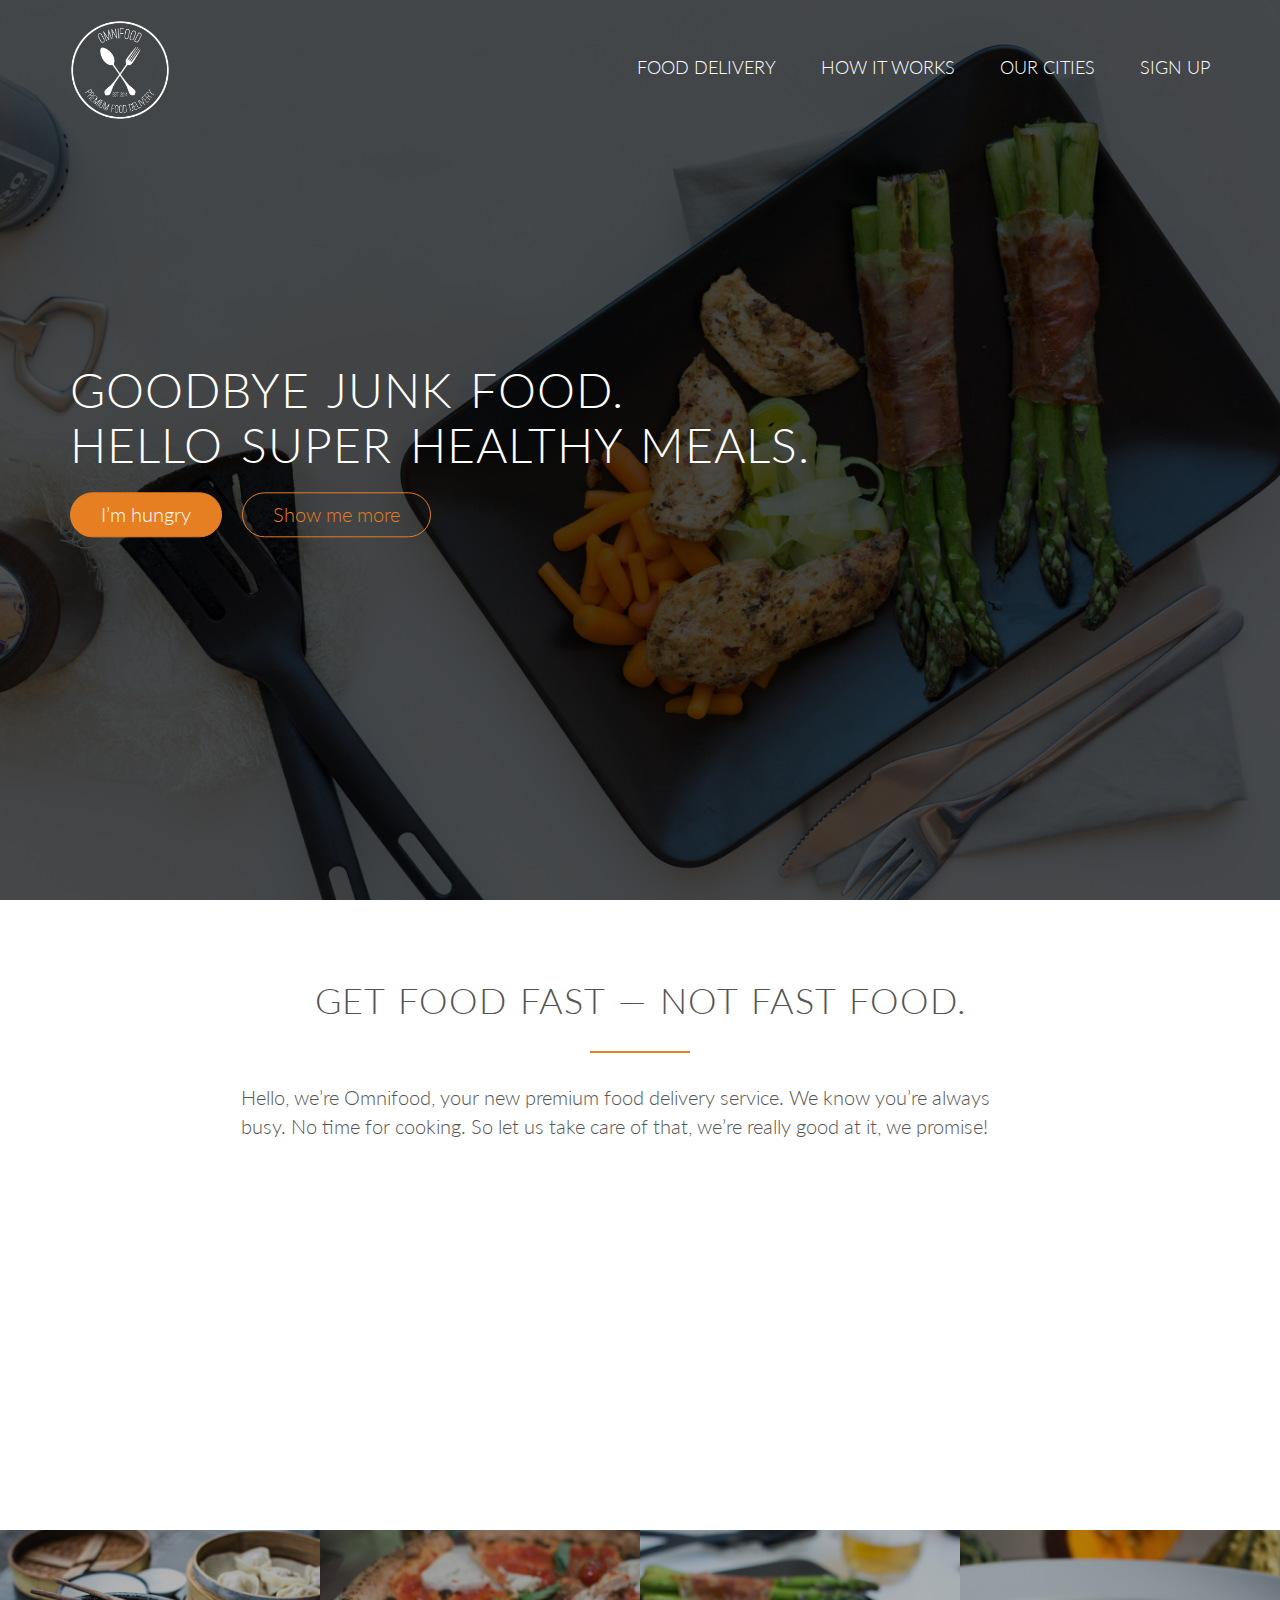
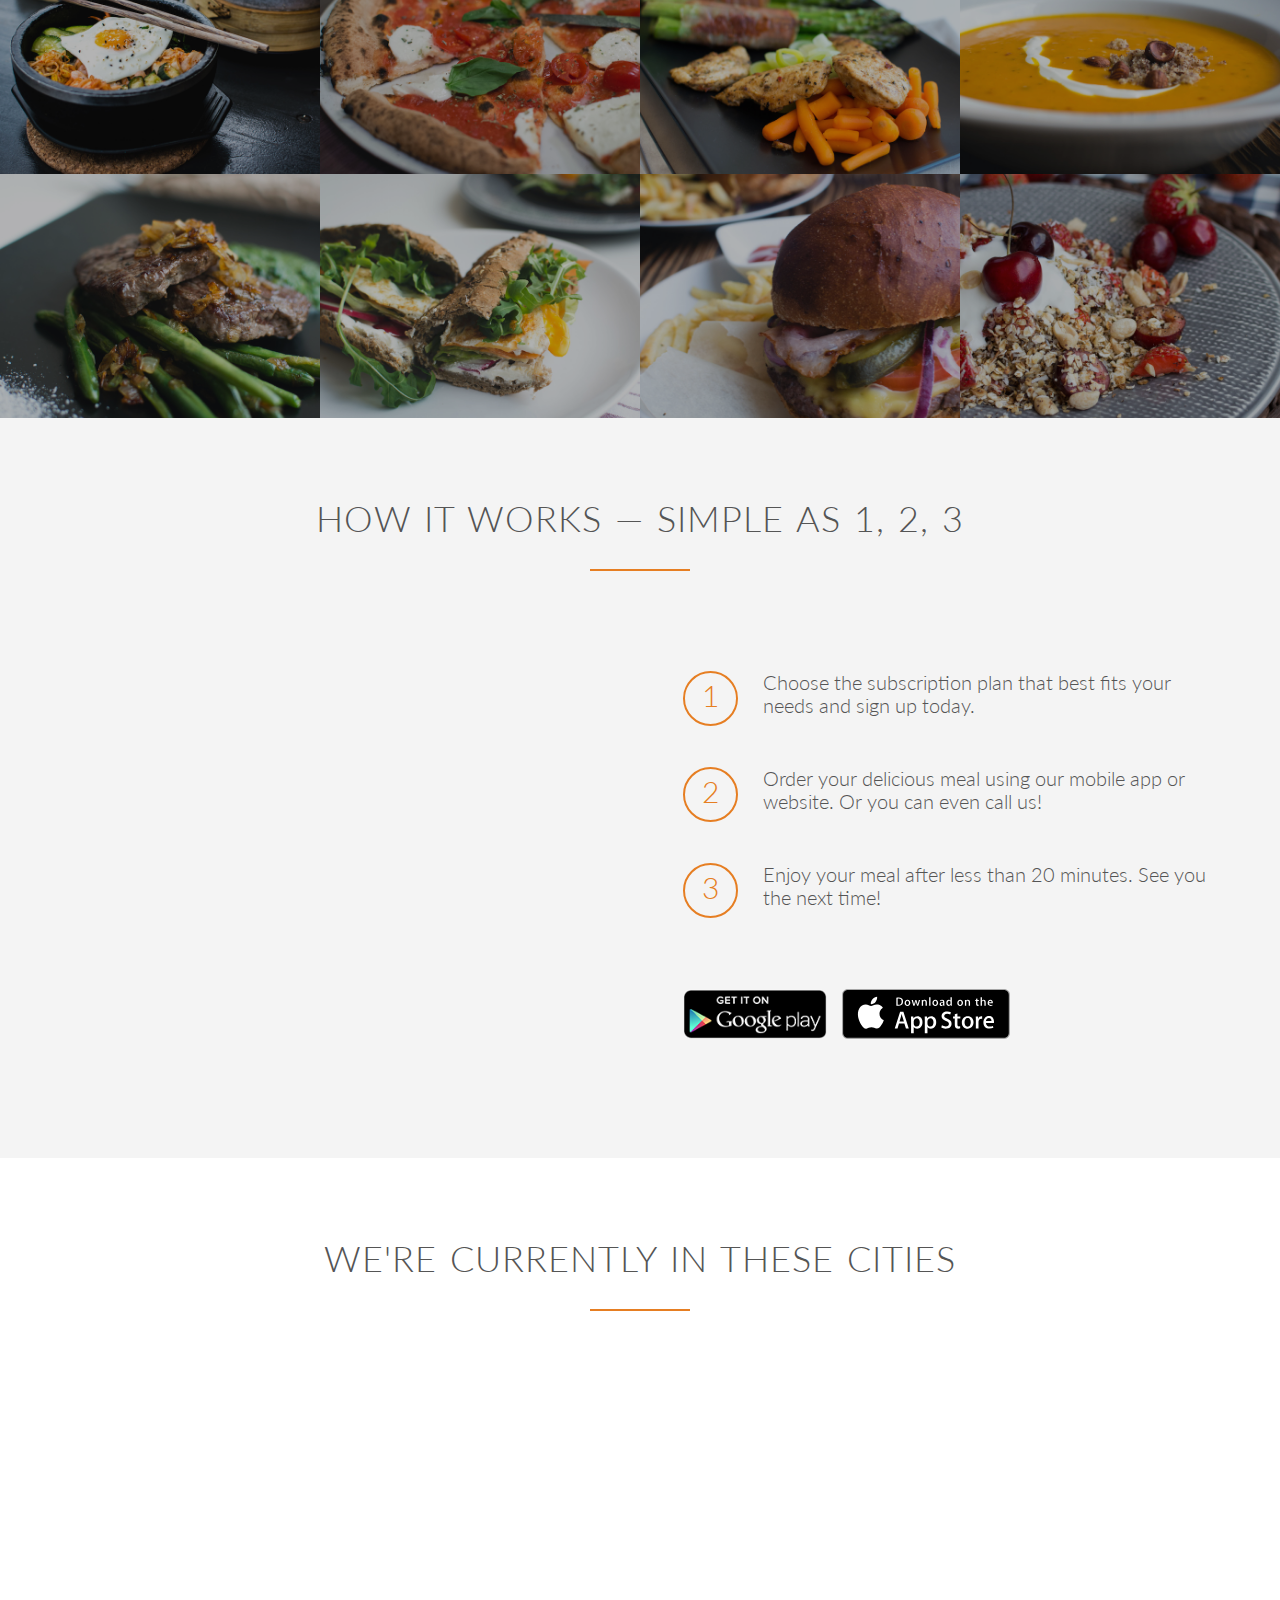
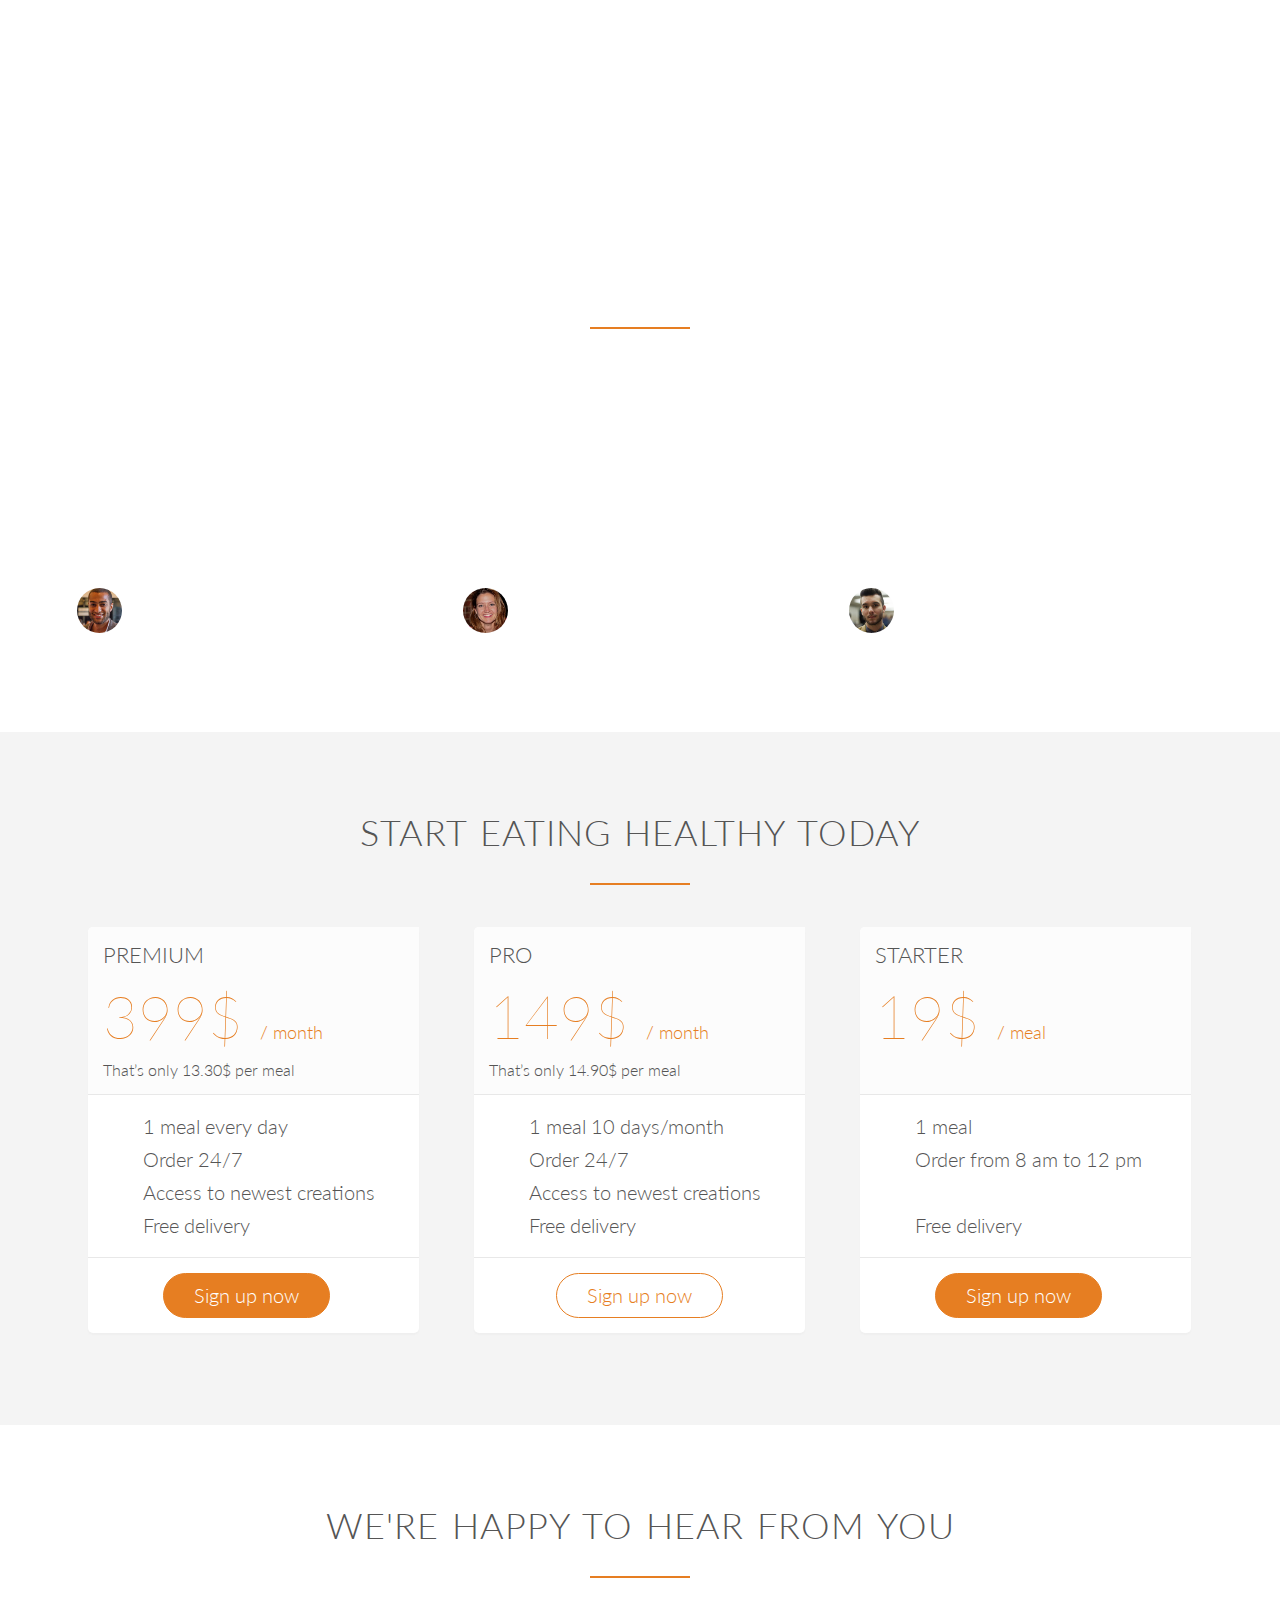
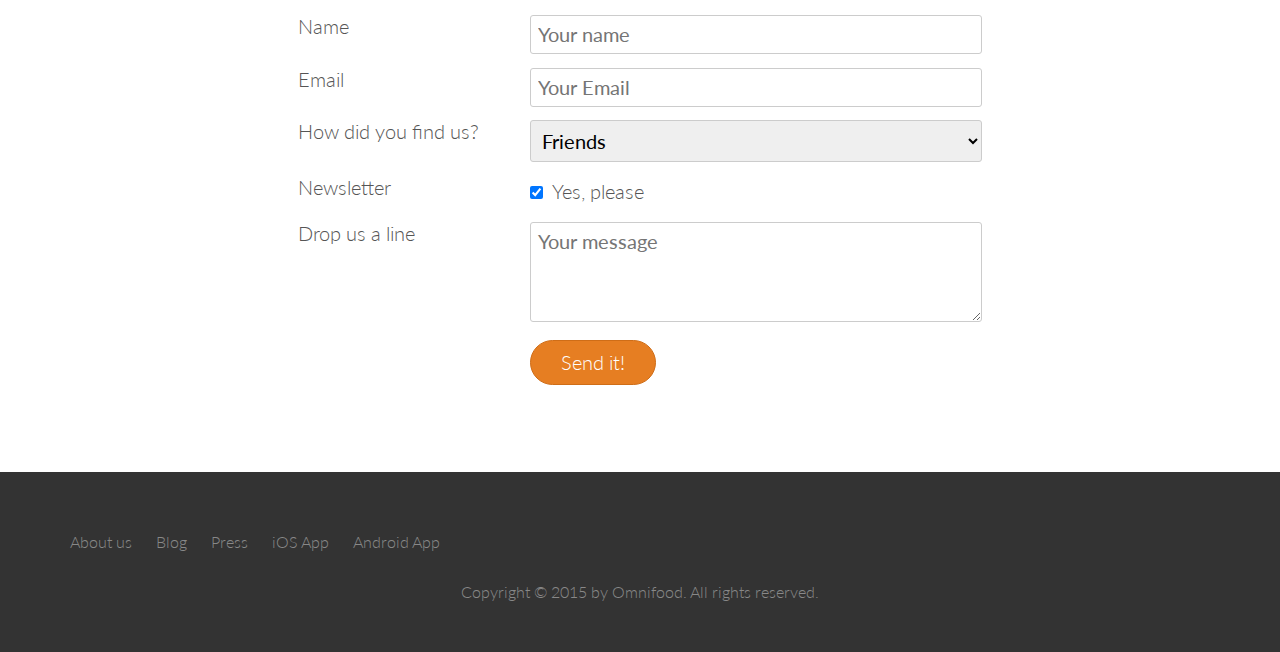
<file: omnifood/index.html>
<!DOCTYPE html>
<html lang="en">
<head>
    <meta charset="utf-8">
    <meta name="viewport" content="width=device-width, initial-scale-1.0">
    <meta name="description" content="Description of service">

    <link rel="stylesheet" type="text/css" href="vendors/css/normalize.css">
    <link rel="stylesheet" type="text/css" href="vendors/css/grid.css">
    <link rel="stylesheet" type="text/css" href="vendors/css/animate.css">
    <link rel="stylesheet" type="text/css" href="resources/css/style.css">
    <link rel="stylesheet" type="text/css" href="resources/css/queries.css">
    <link href="https://fonts.googleapis.com/css?family=Lato:100,300,300i,400&display=swap" rel="stylesheet">
    <link rel="stylesheet" href="https://use.fontawesome.com/releases/v5.8.2/css/all.css" integrity="sha384-oS3vJWv+0UjzBfQzYUhtDYW+Pj2yciDJxpsK1OYPAYjqT085Qq/1cq5FLXAZQ7Ay" crossorigin="anonymous">
    <title>Omnifood</title>
</head>
<body>
    <header>
        <nav>
            <div class="row">
                <img src="resources/img/logo-white.png" alt="Omnifood Logo" class="logo">
                <img src="resources/img/logo.png" alt="Omnifood Logo" class="logo-black">
                <ul class="main-nav js--main-nav">
                    <li><a href="#features">Food delivery</a></li>
                    <li><a href="#works">How it works</a></li>
                    <li><a href="#cities">Our cities</a></li>
                    <li><a href="#plans">Sign up</a></li>
                </ul>
                <a class="mobile-nav-icon js--nav-icon"><i class="fas fa-bars"></i></a>
            </div>
        </nav>
        <div class="hero-text-box">
            <h1>Goodbye junk food.<br/>Hello super healthy meals.</h1>
            <a class="btn btn-full js--scroll-to-plan" href="#">I’m hungry</a>
            <a class="btn btn-ghost js--scroll-to-start" href="#">Show me more</a>
        </div>
    </header>
    <section class="section-features js--section-features" id="features">
        <div class="row">
            <h2>Get food fast &mdash; not fast food.</h2>
            <p class="long-copy">Hello, we’re Omnifood, your new premium food delivery service. We know you’re always busy. No time for cooking. So let us take care of that, we’re really good at it, we promise!</p>
        </div>
        <div class="row js--wp-1">
            <div class="col span-1-of-4 box">
                <i class="fas fa-infinity icon-big"></i>
                <h3>Up to 365 days/year</h3>
                <p>Never cook again! We really mean that. Our subscription plans include up to 365 days/year coverage. You can also choose to order more flexibly if that's your style.</p>
            </div>
            <div class="col span-1-of-4 box">
                <i class="fas fa-stopwatch icon-big"></i>
                <h3>Ready in 20 minutes</h3>
                <p>You're only twenty minutes away from your delicious and super healthy meals delivered right to your home. We work with the best chefs in each town to ensure that you're 100% happy.</p>
            </div>
            <div class="col span-1-of-4 box">
                <i class="fas fa-carrot icon-big"></i>
                <h3>100% organic</h3>
                <p>All our vegetables are fresh, organic and local. Animals are raised without added hormones or antibiotics. Good for your health, the environment, and it also tastes better!</p>
            </div>
            <div class="col span-1-of-4 box">
                <i class="fas fa-shopping-cart icon-big"></i>
                <h3>Order anything</h3>
                <p>We don't limit your creativity, which means you can order whatever you feel like. You can also choose from our menu containing over 100 delicious meals. It's up to you!</p>
            </div>
        </div>
    </section>
    <section class="section-meals">
        <ul class="meals-showcase clearfix">
            <li>
                <figure class="meal-photo">
                    <img src="resources/img/1.jpg" alt="Korean bibimbap with egg and vegetables">
                </figure>
            </li>
            <li>
                <figure class="meal-photo">
                    <img src="resources/img/2.jpg" alt="Simple italian pizza with cherry tomatoes">
                </figure>
            </li>
            <li>
                <figure class="meal-photo">
                    <img src="resources/img/3.jpg" alt="Chicken breast steak with vegetables">
                </figure>
            </li>
            <li>
                <figure class="meal-photo">
                    <img src="resources/img/4.jpg" alt="Autumn pumpkin soup">
                </figure>
            </li>
        </ul>
        <ul class="meals-showcase clearfix">
            <li>
                <figure class="meal-photo">
                    <img src="resources/img/5.jpg" alt="Paleo beef steak with vegetables">
                </figure>
            </li>
            <li>
                <figure class="meal-photo">
                    <img src="resources/img/6.jpg" alt="Healthy baguette with egg and vegetables">
                </figure>
            </li>
            <li>
                <figure class="meal-photo">
                    <img src="resources/img/7.jpg" alt="Burger with cheddar and bacon ">
                </figure>
            </li>
            <li>
                <figure class="meal-photo">
                    <img src="resources/img/8.jpg" alt="Granola with cherries and strawberries">
                </figure>
            </li>
        </ul>
    </section>
    <section class="section-steps" id="works">
        <div class="row">
            <h2>How it works &mdash; Simple as 1, 2, 3</h2>
        </div>
        <div class="row">
            <div class="col span-1-of-2 steps-box">
                <img src="resources/img/app-iPhone.png" alt="Omnifood app on iPhone" class="app-screen js--wp-2" >
            </div>
            <div class="col span-1-of-2 steps-box">
                <div class="works-step">
                    <div>1</div>
                    <p>Choose the subscription plan that best fits your needs and sign up today.</p>
                </div>
                <div class="works-step">
                    <div>2</div>
                    <p>Order your delicious meal using our mobile app or website. Or you can even call us!</p>
                </div>
                <div class="works-step">
                    <div>3</div>
                    <p>Enjoy your meal after less than 20 minutes. See you the next time!</p>
                </div>
                <a href="#" class="btn-app"><img src="resources/img/download-app-android.png" alt="App Store Button"></a>
                <a href="#" class="btn-app"><img src="resources/img/download-app.svg" alt="Play Store Button"></a>
            </div>
        </div>
    </section>
    <section class="section-citites" id="cities">
        <div class="row">
            <h2>We're currently in these cities</h2>
        </div>
        <div class="row js--wp-3">
            <div class="col span-1-of-4 box">
                <img src="resources/img/lisbon-3.jpg" alt="Lisbon">
                <h3>Lisbon</h3>
                <div class="city-feature">
                    <i class="fas fa-user icon-small"></i>
                    1600+ happy eaters
                </div>
                <div class="city-feature">
                    <i class="fas fa-star icon-small"></i>
                    60+ top chefs
                </div>
                <div class="city-feature">
                    <i class="fab fa-twitter icon-small"></i>
                    <a href="#">@omnifood_lx</a>
                </div>
            </div>
            <div class="col span-1-of-4 box">
                <img src="resources/img/san-francisco.jpg" alt="Lisbon">
                <h3>San Francisco</h3>
                <div class="city-feature">
                    <i class="fas fa-user icon-small"></i>
                    3700+ happy eaters
                </div>
                <div class="city-feature">
                    <i class="fas fa-star icon-small"></i>
                    160+ top chefs
                </div>
                <div class="city-feature">
                    <i class="fab fa-twitter icon-small"></i>
                    <a href="#">@omnifood_sf</a>
                </div>
            </div>
            <div class="col span-1-of-4 box">
                <img src="resources/img/berlin.jpg" alt="Lisbon">
                <h3>Berlin</h3>
                <div class="city-feature">
                    <i class="fas fa-user icon-small"></i>
                    2300+ happy eaters
                </div>
                <div class="city-feature">
                    <i class="fas fa-star icon-small"></i>
                    110+ top chefs
                </div>
                <div class="city-feature">
                    <i class="fab fa-twitter icon-small"></i>
                    <a href="#">@omnifood_berlin</a>
                </div>
            </div>
            <div class="col span-1-of-4 box">
                <img src="resources/img/london.jpg" alt="Lisbon">
                <h3>London</h3>
                <div class="city-feature">
                    <i class="fas fa-user icon-small"></i>
                    1200+ happy eaters
                </div>
                <div class="city-feature">
                    <i class="fas fa-star icon-small"></i>
                    50+ top chefs
                </div>
                <div class="city-feature">
                    <i class="fab fa-twitter icon-small"></i>
                    <a href="#">@omnifood_london</a>
                </div>
            </div>
        </div>
    </section>
    <section class="section-testimonials">
        <div class="row">
            <h2>Our customers can't live without us</h2>
        </div>
        <div class="row">
            <div class="col span-1-of-3">
                <blockquote>
                    Omnifood is just awesome! I just launched a startup which leaves me with no time for cooking, so Omnifood is a life-saver. Now that I got used to it, I couldn't live without my daily meals!
                    <cite><img src="resources/img/customer-1.jpg" alt="Alberto Duncan">Alberto Duncan</cite>
                </blockquote>

            </div>
            <div class="col span-1-of-3">
                <blockquote>
                    Inexpensive, healthy and great-tasting meals, delivered right to my home. We have lots of food delivery here in Lisbon, but no one comes even close to Omifood. Me and my family are so in love!
                    <cite><img src="resources/img/customer-2.jpg" alt="Joana Silva">Joana Silva</cite>
                </blockquote>
            </div>
            <div class="col span-1-of-3">
                <blockquote>
                    I was looking for a quick and easy food delivery service in San Franciso. I tried a lot of them and ended up with Omnifood. Best food delivery service in the Bay Area. Keep up the great work!
                    <cite><img src="resources/img/customer-3.jpg" alt="Milton Chapman">Milton Chapman</cite>
                </blockquote>
            </div>
        </div>
    </section>
    <section class="section-plans js--section-plans" id="plans">
        <div class="row">
            <h2>Start eating healthy today</h2>
        </div>
        <div class="row">
            <div class="col span-1-of-3">
                <div class="plan-box js--wp-4">
                    <div>
                        <h3>Premium</h3>
                        <p class="plan-price">399$ <span>/ month</span></p>
                        <p class="plan-price-meal"> That’s only 13.30$ per meal</p>
                    </div>
                    <div>
                        <ul>
                            <li><i class="fas fa-check icon-small"></i>1 meal every day</li>
                            <li><i class="fas fa-check icon-small"></i>Order 24/7</li>
                            <li><i class="fas fa-check icon-small"></i>Access to newest creations</li>
                            <li><i class="fas fa-check icon-small"></i>Free delivery</li>
                        </ul>
                    </div>
                    <div>
                        <a href="#" class="btn btn-full">Sign up now</a>
                    </div>
                </div>
            </div>
            <div class="col span-1-of-3">
                <div class="plan-box">
                    <div>
                        <h3>Pro</h3>
                        <p class="plan-price">149$ <span>/ month</span></p>
                        <p class="plan-price-meal">That’s only 14.90$ per meal</p>
                    </div>
                    <div>
                        <ul>
                            <li><i class="fas fa-check icon-small"></i>1 meal 10 days/month</li>
                            <li><i class="fas fa-check icon-small"></i>Order 24/7</li>
                            <li><i class="fas fa-check icon-small"></i>Access to newest creations</li>
                            <li><i class="fas fa-check icon-small"></i>Free delivery</li>
                        </ul>
                    </div>
                    <div>
                        <a href="#" class="btn btn-ghost">Sign up now</a>
                    </div>
                </div>
            </div>
            <div class="col span-1-of-3">
                <div class="plan-box">
                    <div>
                        <h3>Starter</h3>
                        <p class="plan-price">19$ <span>/ meal</span></p>
                        <p class="plan-price-meal">&nbsp;</p>
                    </div>
                    <div>
                        <ul>
                            <li><i class="fas fa-check icon-small"></i>1 meal</li>
                            <li><i class="fas fa-check icon-small"></i>Order from 8 am to 12 pm</li>
                            <li><i class="fas fa-times icon-small"></i></li>
                            <li><i class="fas fa-check icon-small"></i>Free delivery</li>
                        </ul>
                    </div>
                    <div>
                        <a href="#" class="btn btn-full">Sign up now</a>
                    </div>
                </div>
            </div>
        </div>
    </section>
    <section class="section-form">
        <div class="row">
            <h2>We're happy to hear from you</h2>
        </div>
        <div class="row">
            <form method="post" action="#" class="contact-form">
                <div class="row">
                    <div class="col span-1-of-3">
                        <label for="name">Name</label>
                    </div>
                    <div class="col span-2-of-3">
                        <input type="text" name="name" id="name" placeholder="Your name" required>
                    </div>
                </div>
                <div class="row">
                    <div class="col span-1-of-3">
                        <label for="Email">Email</label>
                    </div>
                    <div class="col span-2-of-3">
                        <input type="email" name="Email" id="Email" placeholder="Your Email" required>
                    </div>
                </div>
                <div class="row">
                    <div class="col span-1-of-3">
                        <label for="find-us">How did you find us?</label>
                    </div>
                    <div class="col span-2-of-3">
                        <select name="find-us" id="find-us">
                            <option value="Friends" selected>Friends</option>
                            <option value="search">Search Engine</option>
                            <option value="ad">Advertisement</option>
                            <option value="other">Other</option>
                        </select>
                    </div>
                    <div class="row">
                        <div class="col span-1-of-3">
                            <label >Newsletter</label>
                        </div>
                        <div class="col span-2-of-3">
                            <input type="checkbox" name="news" checked> Yes, please
                        </div>
                    </div>
                    <div class="row">
                        <div class="col span-1-of-3">
                            <label for="message">Drop us a line</label>
                        </div>
                        <div class="col span-2-of-3">
                            <textarea name="message" id="message" placeholder="Your message"></textarea>
                        </div>
                    </div>
                    <div class="row">
                        <div class="col span-1-of-3">
                            <label for="submit">&nbsp</label>
                        </div>
                        <div class="col span-2-of-3">
                            <input type="submit" id="submit" value="Send it!">
                        </div>
                    </div>
                </div>
            </form>
        </div>
    </section>
    <footer>
        <div class="row">
            <div class="col span-1-of-2">
                <ul class="footer-nav">
                    <li><a href="#">About us</a></li>
                    <li><a href="#">Blog</a></li>
                    <li><a href="#">Press</a></li>
                    <li><a href="#">iOS App</a></li>
                    <li><a href="#">Android App</a></li>
                </ul>
            </div>
            <div class="col span-1-of-2">
                <ul class="social-links">
                    <li><a href="#"><i class="fab fa-facebook-f"></i></a></li>
                    <li><a href="#"><i class="fab fa-twitter"></i></a></li>
                    <li><a href="#"><i class="fab fa-instagram"></i></a></li>
                    <li><a href="#"><i class="fab fa-google-plus-g"></i></a></li>
                </ul>
            </div>
        </div>
        <div class="row">
            <p>Copyright &copy; 2015 by Omnifood. All rights reserved.</p>
        </div>
    </footer>

    <script src="https://ajax.googleapis.com/ajax/libs/jquery/1.12.4/jquery.min.js"></script>
    <script src="vendors/js/jquery.waypoints.min.js"></script>
    <script src="resources/js/script.js"></script>
</body>
</html>
</file>
<file: omnifood/vendors/css/grid.css>
/*  SECTIONS  ============================================================================= */

.section {
	clear: both;
	padding: 0px;
	margin: 0px;
}

/*  GROUPING  ============================================================================= */

.row {
    zoom: 1; /* For IE 6/7 (trigger hasLayout) */
}

.row:before,
.row:after {
    content:"";
    display:table;
}
.row:after {
    clear:both;
}

/*  GRID COLUMN SETUP   ==================================================================== */

.col {
	display: block;
	float:left;
	margin: 1% 0 1% 1.6%;
}

.col:first-child { margin-left: 0; } /* all browsers except IE6 and lower */


/*  REMOVE MARGINS AS ALL GO FULL WIDTH AT 480 PIXELS */

@media only screen and (max-width: 480px) {
	.col { 
		/*margin: 1% 0 1% 0%;*/
        margin: 0;
	}
}


/*  GRID OF TWO   ============================================================================= */


.span-2-of-2 {
	width: 100%;
}

.span-1-of-2 {
	width: 49.2%;
}

/*  GO FULL WIDTH AT LESS THAN 480 PIXELS */

@media only screen and (max-width: 480px) {
	.span-2-of-2 {
		width: 100%; 
	}
	.span-1-of-2 {
		width: 100%; 
	}
}


/*  GRID OF THREE   ============================================================================= */

	
.span-3-of-3 {
	width: 100%; 
}

.span-2-of-3 {
	width: 66.13%; 
}

.span-1-of-3 {
	width: 32.26%; 
}


/*  GO FULL WIDTH AT LESS THAN 480 PIXELS */

@media only screen and (max-width: 480px) {
	.span-3-of-3 {
		width: 100%; 
	}
	.span-2-of-3 {
		width: 100%; 
	}
	.span-1-of-3 {
		width: 100%;
	}
}

/*  GRID OF FOUR   ============================================================================= */

	
.span-4-of-4 {
	width: 100%; 
}

.span-3-of-4 {
	width: 74.6%; 
}

.span-2-of-4 {
	width: 49.2%; 
}

.span-1-of-4 {
	width: 23.8%; 
}


/*  GO FULL WIDTH AT LESS THAN 480 PIXELS */

@media only screen and (max-width: 480px) {
	.span-4-of-4 {
		width: 100%; 
	}
	.span-3-of-4 {
		width: 100%; 
	}
	.span-2-of-4 {
		width: 100%; 
	}
	.span-1-of-4 {
		width: 100%; 
	}
}


/*  GRID OF FIVE   ============================================================================= */

	
.span-5-of-5 {
	width: 100%;
}

.span-4-of-5 {
  	width: 79.68%; 
}

.span-3-of-5 {
  	width: 59.36%; 
}

.span-2-of-5 {
  	width: 39.04%;
}

.span-1-of-5 {
  	width: 18.72%;
}


/*  GO FULL WIDTH AT LESS THAN 480 PIXELS */

@media only screen and (max-width: 480px) {
	.span-5-of-5 {
		width: 100%; 
	}
	.span-4-of-5 {
		width: 100%; 
	}
	.span-3-of-5 {
		width: 100%; 
	}
	.span-2-of-5 {
		width: 100%; 
	}
	.span-1-of-5 {
		width: 100%; 
	}
}


/*  GRID OF SIX   ============================================================================= */


.span-6-of-6 {
	width: 100%;
}

.span-5-of-6 {
  	width: 83.06%;
}

.span-4-of-6 {
  	width: 66.13%;
}

.span-3-of-6 {
  	width: 49.2%;
}

.span-2-of-6 {
  	width: 32.26%;
}

.span-1-of-6 {
  	width: 15.33%;
}


/*  GO FULL WIDTH AT LESS THAN 480 PIXELS */

@media only screen and (max-width: 480px) {
	.span-6-of-6 {
		width: 100%; 
	}
	.span-5-of-6 {
		width: 100%; 
	}
	.span-4-of-6 {
		width: 100%; 
	}
	.span-3-of-6 {
		width: 100%; 
	}
	.span-2-of-6 {
		width: 100%; 
	}
	.span-1-of-6 {
		width: 100%; 
	}
}



/*  GRID OF SEVEN   ============================================================================= */


.span-7-of-7 {
	width: 100%;
}

.span-6-of-7 {
	width: 85.48%;
}

.span-5-of-7 {
  	width: 70.97%;
}

.span-4-of-7 {
  	width: 56.45%;
}

.span-3-of-7 {
  	width: 41.94%;
}

.span-2-of-7 {
  	width: 27.42%;
}

.span-1-of-7 {
  	width: 12.91%;
}


/*  GO FULL WIDTH AT LESS THAN 480 PIXELS */

@media only screen and (max-width: 480px) {
	.span-7-of-7 {
		width: 100%; 
	}
	.span-6-of-7 {
		width: 100%; 
	}
	.span-5-of-7 {
		width: 100%; 
	}
	.span-4-of-7 {
		width: 100%; 
	}
	.span-3-of-7 {
		width: 100%; 
	}
	.span-2-of-7 {
		width: 100%; 
	}
	.span-1-of-7 {
		width: 100%; 
	}
}


/*  GRID OF EIGHT   ============================================================================= */

	
.span-8-of-8 {
	width: 100%;
}

.span-7-of-8 {
	width: 87.3%; 
}

.span-6-of-8 {
	width: 74.6%; 
}

.span-5-of-8 {
	width: 61.9%; 
}

.span-4-of-8 {
	width: 49.2%; 
}

.span-3-of-8 {
	width: 36.5%;
}

.span-2-of-8 {
	width: 23.8%; 
}

.span-1-of-8 {
	width: 11.1%; 
}


/*  GO FULL WIDTH AT LESS THAN 480 PIXELS */

@media only screen and (max-width: 480px) {
	.span-8-of-8 {
		width: 100%; 
	}
	.span-7-of-8 {
		width: 100%; 
	}
	.span-6-of-8 {
		width: 100%; 
	}
	.span-5-of-8 {
		width: 100%; 
	}
	.span-4-of-8 {
		width: 100%; 
	}
	.span-3-of-8 {
		width: 100%; 
	}
	.span-2-of-8 {
		width: 100%; 
	}
	.span-1-of-8 {
		width: 100%; 
	}
}


/*  GRID OF NINE   ============================================================================= */


.span-9-of-9 {
	width: 100%;
}

.span-8-of-9 {
	width: 88.71%;
}

.span-7-of-9 {
	width: 77.42%; 
}

.span-6-of-9 {
	width: 66.13%; 
}

.span-5-of-9 {
	width: 54.84%; 
}

.span-4-of-9 {
	width: 43.55%; 
}

.span-3-of-9 {
	width: 32.26%;
}

.span-2-of-9 {
	width: 20.97%; 
}

.span-1-of-9 {
	width: 9.68%; 
}


/*  GO FULL WIDTH AT LESS THAN 480 PIXELS */

@media only screen and (max-width: 480px) {
	.span-9-of-9 {
		width: 100%; 
	}
	.span-8-of-9 {
		width: 100%; 
	}
	.span-7-of-9 {
		width: 100%; 
	}
	.span-6-of-9 {
		width: 100%; 
	}
	.span-5-of-9 {
		width: 100%; 
	}
	.span-4-of-9 {
		width: 100%; 
	}
	.span-3-of-9 {
		width: 100%; 
	}
	.span-2-of-9 {
		width: 100%; 
	}
	.span-1-of-9 {
		width: 100%; 
	}
}


/*  GRID OF TEN   ============================================================================= */


.span-10-of-10 {
	width: 100%;
}

.span-9-of-10 {
	width: 89.84%;
}

.span-8-of-10 {
	width: 79.68%;
}

.span-7-of-10 {
	width: 69.52%; 
}

.span-6-of-10 {
	width: 59.36%; 
}

.span-5-of-10 {
	width: 49.2%; 
}

.span-4-of-10 {
	width: 39.04%; 
}

.span-3-of-10 {
	width: 28.88%;
}

.span-2-of-10 {
	width: 18.72%; 
}

.span-1-of-10 {
	width: 8.56%; 
}


/*  GO FULL WIDTH AT LESS THAN 480 PIXELS */

@media only screen and (max-width: 480px) {
	.span-10-of-10 {
		width: 100%; 
	}
	.span-9-of-10 {
		width: 100%; 
	}
	.span-8-of-10 {
		width: 100%; 
	}
	.span-7-of-10 {
		width: 100%; 
	}
	.span-6-of-10 {
		width: 100%; 
	}
	.span-5-of-10 {
		width: 100%; 
	}
	.span-4-of-10 {
		width: 100%; 
	}
	.span-3-of-10 {
		width: 100%; 
	}
	.span-2-of-10 {
		width: 100%; 
	}
	.span-1-of-10 {
		width: 100%; 
	}
}


/*  GRID OF ELEVEN   ============================================================================= */

.span-11-of-11 {
	width: 100%;
}

.span-10-of-11 {
	width: 90.76%;
}

.span-9-of-11 {
	width: 81.52%;
}

.span-8-of-11 {
	width: 72.29%;
}

.span-7-of-11 {
	width: 63.05%; 
}

.span-6-of-11 {
	width: 53.81%; 
}

.span-5-of-11 {
	width: 44.58%; 
}

.span-4-of-11 {
	width: 35.34%; 
}

.span-3-of-11 {
	width: 26.1%;
}

.span-2-of-11 {
	width: 16.87%; 
}

.span-1-of-11 {
	width: 7.63%; 
}


/*  GO FULL WIDTH AT LESS THAN 480 PIXELS */

@media only screen and (max-width: 480px) {
	.span-11-of-11 {
		width: 100%; 
	}
	.span-10-of-11 {
		width: 100%; 
	}
	.span-9-of-11 {
		width: 100%; 
	}
	.span-8-of-11 {
		width: 100%; 
	}
	.span-7-of-11 {
		width: 100%; 
	}
	.span-6-of-11 {
		width: 100%; 
	}
	.span-5-of-11 {
		width: 100%; 
	}
	.span-4-of-11 {
		width: 100%; 
	}
	.span-3-of-11 {
		width: 100%; 
	}
	.span-2-of-11 {
		width: 100%; 
	}
	.span-1-of-11 {
		width: 100%; 
	}
}


/*  GRID OF TWELVE   ============================================================================= */

.span-12-of-12 {
	width: 100%;
}

.span-11-of-12 {
	width: 91.53%;
}

.span-10-of-12 {
	width: 83.06%;
}

.span-9-of-12 {
	width: 74.6%;
}

.span-8-of-12 {
	width: 66.13%;
}

.span-7-of-12 {
	width: 57.66%; 
}

.span-6-of-12 {
	width: 49.2%; 
}

.span-5-of-12 {
	width: 40.73%; 
}

.span-4-of-12 {
	width: 32.26%; 
}

.span-3-of-12 {
	width: 23.8%;
}

.span-2-of-12 {
	width: 15.33%; 
}

.span-1-of-12 {
	width: 6.86%; 
}


/*  GO FULL WIDTH AT LESS THAN 480 PIXELS */

@media only screen and (max-width: 480px) {
	.span-12-of-12 {
		width: 100%; 
	}
	.span-11-of-12 {
		width: 100%; 
	}
	.span-10-of-12 {
		width: 100%; 
	}
	.span-9-of-12 {
		width: 100%; 
	}
	.span-8-of-12 {
		width: 100%; 
	}
	.span-7-of-12 {
		width: 100%; 
	}
	.span-6-of-12 {
		width: 100%; 
	}
	.span-5-of-12 {
		width: 100%; 
	}
	.span-4-of-12 {
		width: 100%; 
	}
	.span-3-of-12 {
		width: 100%; 
	}
	.span-2-of-12 {
		width: 100%; 
	}
	.span-1-of-12 {
		width: 100%; 
	}
}
</file>
<file: omnifood/resources/css/style.css>
* {
    margin: 0;
    padding:0;
    box-sizing: border-box;
}

html,body {
    color: #555;
    font-family: Lato, Arial, sans-serif;
    font-weight: 300;
    font-size: 20px;
    text-rendering: optimizeLegibility;
    overflow-x: hidden;
}

.clearfix {zoom:1}
.clearfix:after {
    content: '.';
    clear: both;
    display: block;
    height: 0;
    visibility: hidden;

}

header {
    background-image: linear-gradient(rgba(0,0,0,0.7),rgba(0,0,0,0.7)), url(img/hero.jpg);
    background-size: cover;
    background-position: center;
    height: 100vh;
    background-attachment: fixed;
}

h1,h2,h3 {
    font-weight: 300;
    text-transform: uppercase;
}

h1 {
    margin-top: 0;
    margin-bottom: 20px;
    color: #fff;
    font-size: 240%;
    word-spacing: 4px;
    letter-spacing: 1px;
}

h2 {
    font-size: 180%;
    word-spacing: 2px;
    text-align: center;
    margin-bottom: 30px;
    letter-spacing: 1px;
}

h3 {
    font-size: 110%;
    margin-bottom: 15px;
}

h2:after {
    display: block;
    height: 2px;
    background-color: #e67e22;
    content: " ";
    width: 100px;
    margin: 0 auto;
    margin-top: 30px;
}

section {
    padding: 80px 0;
}

a:visited,
a:link {
    color: #e67e22;
    text-decoration: none;
    padding-bottom: 1px;
    border-bottom: 1px solid #e67e22;
    transition: border-bottom 0.2s, color 0.2s;
}

a:hover,
a:active {
    color: #555;
    border-bottom: 1px solid transparent;
}

blockquote {
    padding: 2%;
    font-style: italic;
    line-height: 145%;
    margin-top: 40px;
    position: relative;
}

blockquote:before {
    content: "\201C";
    display: block;
    font-size: 500%;
    position: absolute;
    top: -5px;
    left: -5px;
}

cite {
    font-size: 90%;
    margin-top: 25px;
    display: block;
}

cite img {
    height: 45px;
    border-radius: 50%;
    margin-right: 10px;
    vertical-align: middle;
}

input[type=text],
input[type=email],
select,
textarea {
    width: 100%;
    padding: 7px;
    border-radius: 3px;
    border: 1px solid #ccc;
}

textarea {
    height: 100px;
}

input[type=checkbox] {
    margin: 10px 5px 10px 0;
}

footer {
    background-color: #333;
    padding: 50px;
    font-size: 80%;
}

footer p {
    color: #888;
    text-align: center;
    margin-top: 20px;
}

.footer-nav{
    list-style-type: none;
    float: left;
}

.social-links{
    list-style: none;
    float: right;
}

*:focus {
    outline: none;
}

.footer-nav li,
.social-links li {
    display: inline-block;
    margin-right: 20px;
}

.footer-nav li:last-child,
.social-links li:last-child {
    margin: 0;
}

.footer-nav li a:link,
.footer-nav li a:visited,
.social-links li a:link,
.social-links li a:visited {
    text-decoration:  none;
    border: 0;
    color: #888;
    transition: color 0.2s;
}

.footer-nav li a:hover,
.footer-nav li a:active {
    color: #ddd;
}

.box p {
    font-size: 90%;
    line-height: 145%;
}

.long-copy {
    line-height: 145%;
    width: 70%;
    margin-left: 15%;
}

.section-features .long-copy {
    margin-bottom: 30px;
}

.box {
    padding: 1%;
}

.row {
    max-width: 1140px;
    margin: 0 auto;
}

.hero-text-box {
    position: absolute;
    width: 1140px;
    top: 50%;
    left: 50%;
    transform: translate(-50%,-50%);
}

.btn:link,
btn:visited,
input[type=submit] {
    display: inline-block;
    padding: 10px 30px;
    font-weight: 300;
    text-decoration: none;
    border-radius: 200px;
    transition: background-color 0.2s, color 0.2s, border 0.2s;
}

.btn-full:link,
.btn-full:visited,
input[type=submit] {
    background-color: #e67e22;
    border: 1px solid #e67e22;
    color: #fff;
    margin-right: 15px;
}

.btn-ghost:link,
.btn-ghost:visited {
    border: 1px solid #e67e22;
    color: #e67e22;
}

.btn:hover,
.btn:active,
input[type=submit]:hover,
input[type=submit]:active {
    background-color: #cf6d17;
}

.btn-full:hover,
.btn-full:active,
input[type=submit] {
    border: 1px solid #cf6d17;
}

.btn-ghost:hover,
.btn-ghost:active {
    border: 1px solid #cf6d17;
    color: #fff;
}

.logo {
    height: 100px;
    width: auto;
    float: left;
    margin-top: 20px;
}

.logo-black {
    display: none;
    height: 50px;
    width: auto;
    float: left;
    margin: 5px 0;
}

.main-nav {
    float: right;
    list-style: none;
    margin-top: 55px;

}

.main-nav li {
    display: inline-block;
    margin-left: 40px;
}

.main-nav li a:link,
.main-nav li a:visited {
    padding: 8px 0;
    color: #fff;
    text-decoration: none;
    text-transform: uppercase;
    font-size: 90%;
    border-bottom: 2px solid transparent;
    transition: border-bottom 0.2s;
}

.main-nav li a:hover,
.main-nav li a:active {
    border-bottom: 2px solid #e67e22;
}

.icon-big {
    font-size: 350%;
    display: block;
    color: #e67e22;
    margin-bottom: 10px;
}

.section-meals {
    padding: 0;
}

.meals-showcase {
    list-style: none;
    width: 100%;
}

.meals-showcase li {
    display: block;
    float: left;
    width: 25%;
}

.meal-photo {
    width: 100%;
    margin: 0;
    overflow: hidden;
    background-color: #000;
}

.meal-photo img {
    opacity: 0.7;
    width: 100%;
    height: auto;
    transform: scale(1.15);
    transition: transform 0.5s, opacity 0.5s;
}

.meal-photo img:hover {
    transform: scale(1.03);
    opacity: 1;
}

.steps-box:first-child {
    margin-top: 30px;
    text-align: right;
    padding-right: 3%;
 }

.steps-box:last-child {
    padding-left: 3%;
    margin-top: 70px;
}

.app-screen {
    width: 40%;
}

.works-step {
    margin-bottom: 50px;
}

.works-step:last-of-type {
    margin-bottom: 80px ;
}

.works-step div {
    color: #e67e22;
    border: 2px solid #e67e22;
    display: inline-block;
    border-radius: 50%;
    height: 55px;
    width: 55px;
    text-align: center;
    padding: 5px;
    float: left;
    font-size: 150%;
    margin-right: 25px;
}

.btn-app img {
    height: 50px;
    width: auto;
    margin-right: 10px;
}

.section-steps,.section-plans {
    background-color: #f4f4f4;
}

.box img {
    width: 100%;
    height: auto;
    margin-bottom: 15px;
}

.city-feature {
    margin-bottom: 5px;
}

.icon-small {
    display: inline-block;
    width: 30px;
    text-align: center;
    color: #e67e22;
    font-size: 120%;
    line-height: 120%;
    vertical-align:middle;
    margin-top: -5px;
    margin-right: 10px;
}

.btn-app:link,
.btn-app:visited {
    border: 0;
}

.section-testimonials {
    background-image: linear-gradient(rgba(0,0,0,0.8),rgba(0,0,0,0.8)), url("img/back-customers.jpg");
    background-size: cover;
    color: #fff;
    background-attachment: fixed;
}

.plan-box {
    background-color: #fff;
    border-radius: 5px;
    width: 90%;
    margin-left: 5%;
    box-shadow: 0 2px 2px #efefef;
}

.plan-box div {
    padding: 15px;
    border-bottom: 1px solid #e8e8e8 ;
}

.plan-price {
    font-size:  300%;
    margin-bottom: 10px;
    font-weight: 100;
    color: #e67e22;
}

.plan-price-meal {
    font-size: 80%;
}

.plan-price span {
    font-size: 30%;
    font-weight: 300;
}

.plan-box ul {
    list-style: none;
}

.plan-box ul li {
    padding:5px 0;
}

.plan-box div:first-child {
    background-color: #fcfcfc;
    border-top-left-radius: 5px;
    border-top-left-radius: 5px;
}

.plan-box div:last-child {
    text-align: center;
    border: 0px;
}

.contact-form {
    width: 60%;
    margin: 0 auto;
}

.social-links li a:link,
.social-links li a:visited {
    font-size: 180%;

}

.fa-facebook-f,
.fa-twitter,
.fa-google-plus-g,
.fa-instagram {
    transition: color 0.2s;
}

.fa-facebook-f:hover {
    color: #3b5998;
}

.fa-twitter:hover {
    color: #00aced;
}

.fa-google-plus-g:hover {
    color: #dd4b39;
}

.fa-instagram:hover {
    color: #517fa4;
}

.sticky {
    position: fixed;
    top: 0;
    left: 0;
    width: 100%;
    background-color: rgba(255,255,255,0.98);
    box-shadow: 0 2px 2px #efefef;
    z-index: 9999;
}

.sticky .logo { display: none; }
.sticky .logo-black {
    display: block;
}

.sticky .main-nav li a:link,
.sticky .main-nav li a:visited {
    padding: 16px 0;
    color: #555;
}

.main-nav li a:hover,
.main-nav li a:active {
    border-bottom: 2px solid #e67e22;
}

.sticky .main-nav { margin-top: 18px; }

.js--wp-1,
.js--wp-2,
.js--wp-3{
    opacity: 0;
    animation-duration: 1s ;
}

.js--wp-1.animated,
.js--wp-2.animated,
.js--wp-3.animated{
    opacity: 1;
}

.js--wp-4 {
    animation-duration: 1s;
}

.mobile-nav-icon {
    float: right;
    margin-top: 30px;
    cursor: pointer;
    display: none;
}

.mobile-nav-icon i {
    font-size: 200%;
    color: #fff;
}
</file>
<file: omnifood/resources/css/queries.css>
/* small phones 0-480px */
@media only screen and (max-width: 480px) {
    form { width: 100%; }
    section { padding: 25px 0; }
}

/* small phones/small tablets 481-767px */
@media only screen and (max-width: 767px) {
    body { font-size: 16px; }
    section { padding: 30px 0;}
    .row,.hero-text-box { padding: 0 4%; }

    .col {
        width: 100%;
        margin: 0 0 4% 0;
    }

    .main-nav {
        float: left;
        margin-top: 35px;
        margin-left: 35px;
        display: none;
    }

    .main-nav li {
        display: block;
    }

    .main-nav li a:link,
    .main-nav li a:visited{
        display: block;
        border: 0;
        padding: 10px 0;
        font-size: 100%;
    }

    .mobile-nav-icon { display: inline-block;}
    .works-step { margin-bottom: 20px; }
    .works-step:last-of-type { margin-bottom: 20px; }
    .works-step div {
        height: 40px;
        width: 40px;
        margin-right: 15px;
        padding: 4px;
        font-size: 120%; ;
    }

    .steps-box:first-child { text-align: center; }
    .app-screen { width:40%; }

    .long-copy {
        width: 100%;
        margin-left: 0%;
    }

    h1 { font-size:  180%;}
    h2 { font-size: 150%; }

    .sticky {
        position: fixed;
        top: 0;
        left: 0;
        width: 100%;
        background-color: rgba(255,255,255,0.98);
        box-shadow: 0 2px 2px #efefef;
        z-index: 9999;
    }


    .sticky .main-nav li a:link,
    .sticky .main-nav li a:visited { padding: 10px 0;}
    .sticky .main-nav { margin-top: 10px; }
    .sticky .mobile-nav-icon  {margin-top: 10px;}
    .sticky .mobile-nav-icon i {color:#555;}


}

/* Small tablet to big tablet 768-1023px */
@media only screen and (max-width: 1023px) {
    body { font-size: 18px; }
    section { padding: 60px 0; }
    .steps-box  { margin-top: 10px; }
    .steps-box:last-child  { margin-top: 10px; }
    .works-step { margin-bottom: 40px; }
    .works-step:last-of-type { margin-bottom: 60px; }
    .app-screen { width: 50%;}
    .city-feature { font-size: 90%; }
    .plan-price { font-size: 250% }
    .contact-form { width: 80%; }
    .long-copy {
        width: 80%;
        margin-left: 10%;
    }

    .icon-small {
        width: 17px;
        margin-right: 5px
    }

    .plan-box {
        width: 100%;
        margin-left: 0;
    }
}

/* big tablet to pc 1023-1200px */
@media only screen and (max-width: 1200px) {
    .hero-text-box {
        width: 100%;
        padding: 0 2%;
    }

    .row { padding: 0 2%; }
}
</file>
